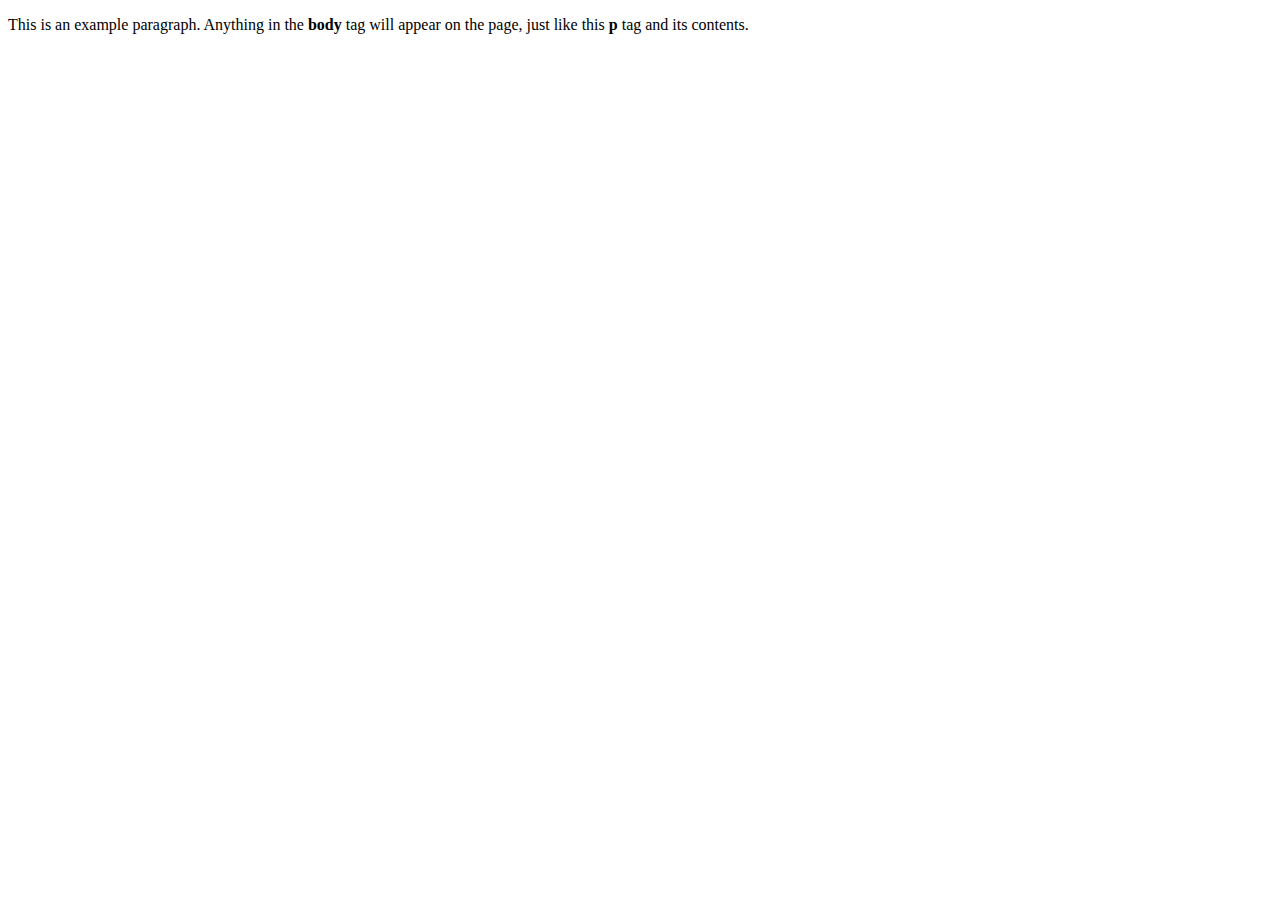
<file: index.html>
<!doctype html>
<html>
  <head>
    <title>This is the title of the webpage!</title>
  </head>
  <body>
    <p>This is an example paragraph. Anything in the <strong>body</strong> tag will appear on the page, just like this <strong>p</strong> tag and its contents.</p>
  </body>
</html>
</file>
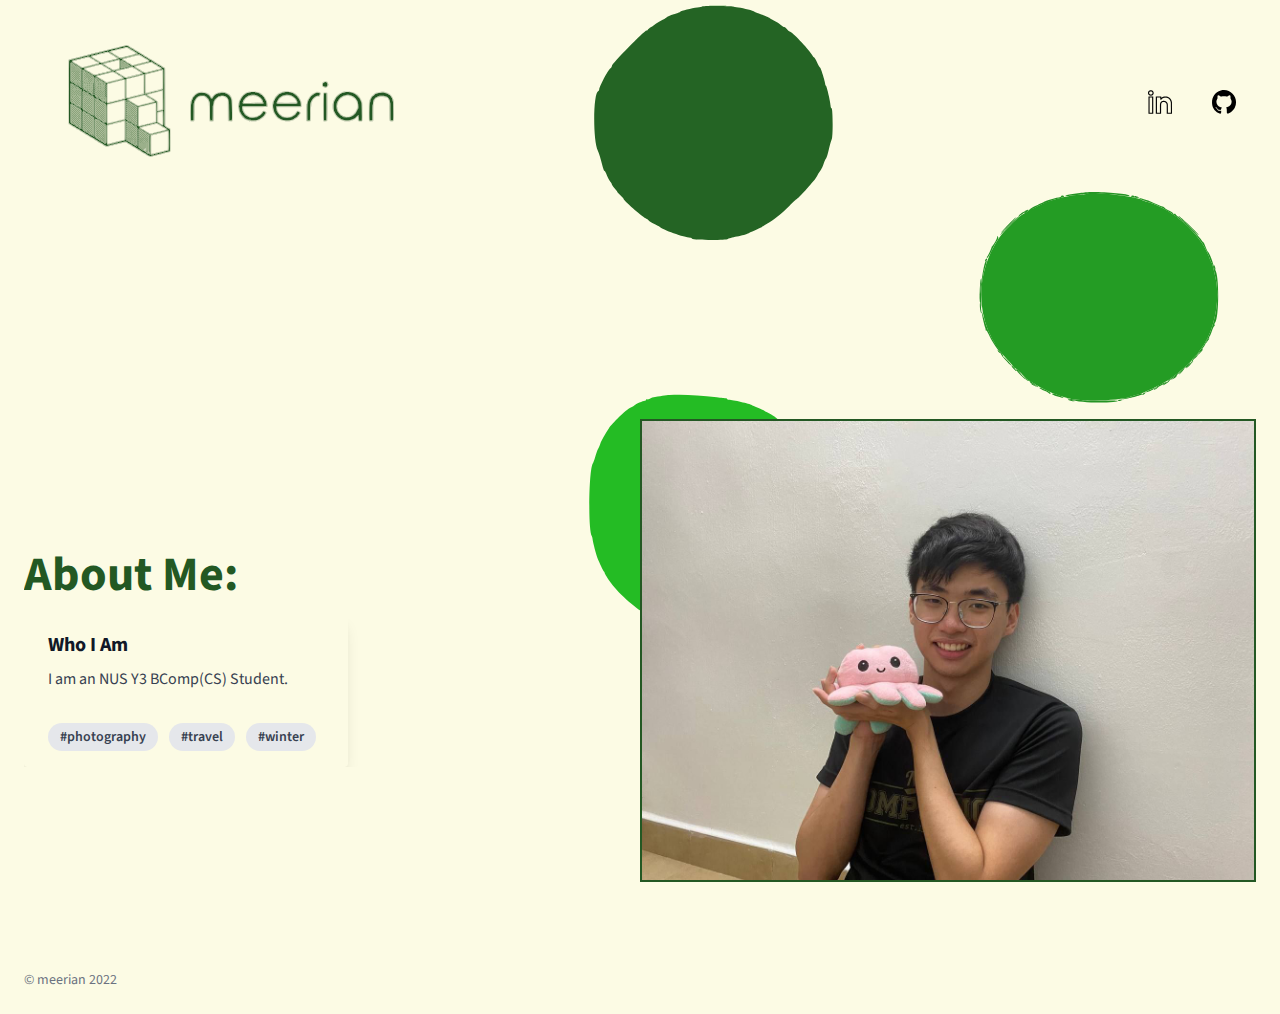
<file: AboutMe.html>
<!DOCTYPE html>
<html lang="en">

<head>
	<meta charset="UTF-8">
	<meta name="viewport" content="width=device-width, initial-scale=1.0">
	<meta http-equiv="X-UA-Compatible" content="ie=edge">
	<title>About Me</title>
	<meta name="description" content="">
	<meta name="keywords" content="">
	
    <!-- Font Awesome if you need it
	<link rel="stylesheet" href="https://use.fontawesome.com/releases/v5.3.1/css/all.css">
	-->
	
        <link rel="stylesheet" href="/styles/tailwind.css"/>
	<!--Replace with your tailwind.css once created-->

	<link href="https://fonts.googleapis.com/css?family=Source+Sans+Pro:400,700" rel="stylesheet">

	<!-- Animation CSS-->
	<style>		
		 /* ----------------------------------------------
		 * Generated by Animista
		 * w: http://animista.net, t: @cssanimista
		 * ---------------------------------------------- */
		 
		.slide-in-bottom{-webkit-animation:slide-in-bottom .5s cubic-bezier(.25,.46,.45,.94) both;animation:slide-in-bottom .5s cubic-bezier(.25,.46,.45,.94) both}
		.slide-in-bottom-h1{-webkit-animation:slide-in-bottom .5s cubic-bezier(.25,.46,.45,.94) .5s both;animation:slide-in-bottom .5s cubic-bezier(.25,.46,.45,.94) .5s both}
		.slide-in-bottom-subtitle{-webkit-animation:slide-in-bottom .5s cubic-bezier(.25,.46,.45,.94) .75s both;animation:slide-in-bottom .5s cubic-bezier(.25,.46,.45,.94) .75s both}
		.fade-in{-webkit-animation:fade-in 1.2s cubic-bezier(.39,.575,.565,1.000) 1s both;animation:fade-in 1.2s cubic-bezier(.39,.575,.565,1.000) 1s both}
		.bounce-top-icons{-webkit-animation:bounce-top .9s 1s both;animation:bounce-top .9s 1s both}
		
		@-webkit-keyframes slide-in-bottom{0%{-webkit-transform:translateY(1000px);transform:translateY(1000px);opacity:0}100%{-webkit-transform:translateY(0);transform:translateY(0);opacity:1}}@keyframes slide-in-bottom{0%{-webkit-transform:translateY(1000px);transform:translateY(1000px);opacity:0}100%{-webkit-transform:translateY(0);transform:translateY(0);opacity:1}}
		@-webkit-keyframes bounce-top{0%{-webkit-transform:translateY(-45px);transform:translateY(-45px);-webkit-animation-timing-function:ease-in;animation-timing-function:ease-in;opacity:1}24%{opacity:1}40%{-webkit-transform:translateY(-24px);transform:translateY(-24px);-webkit-animation-timing-function:ease-in;animation-timing-function:ease-in}65%{-webkit-transform:translateY(-12px);transform:translateY(-12px);-webkit-animation-timing-function:ease-in;animation-timing-function:ease-in}82%{-webkit-transform:translateY(-6px);transform:translateY(-6px);-webkit-animation-timing-function:ease-in;animation-timing-function:ease-in}93%{-webkit-transform:translateY(-4px);transform:translateY(-4px);-webkit-animation-timing-function:ease-in;animation-timing-function:ease-in}25%,55%,75%,87%{-webkit-transform:translateY(0);transform:translateY(0);-webkit-animation-timing-function:ease-out;animation-timing-function:ease-out}100%{-webkit-transform:translateY(0);transform:translateY(0);-webkit-animation-timing-function:ease-out;animation-timing-function:ease-out;opacity:1}}@keyframes bounce-top{0%{-webkit-transform:translateY(-45px);transform:translateY(-45px);-webkit-animation-timing-function:ease-in;animation-timing-function:ease-in;opacity:1}24%{opacity:1}40%{-webkit-transform:translateY(-24px);transform:translateY(-24px);-webkit-animation-timing-function:ease-in;animation-timing-function:ease-in}65%{-webkit-transform:translateY(-12px);transform:translateY(-12px);-webkit-animation-timing-function:ease-in;animation-timing-function:ease-in}82%{-webkit-transform:translateY(-6px);transform:translateY(-6px);-webkit-animation-timing-function:ease-in;animation-timing-function:ease-in}93%{-webkit-transform:translateY(-4px);transform:translateY(-4px);-webkit-animation-timing-function:ease-in;animation-timing-function:ease-in}25%,55%,75%,87%{-webkit-transform:translateY(0);transform:translateY(0);-webkit-animation-timing-function:ease-out;animation-timing-function:ease-out}100%{-webkit-transform:translateY(0);transform:translateY(0);-webkit-animation-timing-function:ease-out;animation-timing-function:ease-out;opacity:1}}
		@-webkit-keyframes fade-in{0%{opacity:0}100%{opacity:1}}@keyframes fade-in{0%{opacity:0}100%{opacity:1}}
				
	</style>

</head>


<body class="bg-brown-50 leading-normal tracking-normal text-gray-900" style="font-family: 'Source Sans Pro', sans-serif;">



<div class="h-screen pb-14 bg-right bg-cover" style="background-image:url('./images/background.svg');">
	<!--Nav-->
	<div class="w-full container mx-auto p-6">
			
		<div class="w-full flex items-center justify-between">
			<a class="flex items-center no-underline hover:no-underline"  href="index.html">
                <img src="./images/logo.svg">
            </a>
			
			<div class="flex w-1/2 justify-end content-center">		
				<a class="inline-block text-green-50 no-underline h-10 p-2 md:h-auto md:p-4" data-tippy-content="linkedin_page" href="https://www.linkedin.com/in/myron-neo/">
					<svg class="fill-current h-6" xmlns="http://www.w3.org/2000/svg" xmlns:xlink="http://www.w3.org/1999/xlink" viewBox="0 0 32 32" width="32px" height="32px" viewBox="0 0 32 32" version="1.1">
            <g id="surface1">
            <path style=" stroke:none;fill-rule:evenodd;fill:rgb(1.568627%,1.568627%,1.568627%);fill-opacity:1;" d="M 3.601562 0.320312 C 3.589844 0.335938 3.511719 0.351562 3.425781 0.351562 C 3.339844 0.351562 3.257812 0.367188 3.246094 0.382812 C 3.238281 0.402344 3.15625 0.414062 3.070312 0.414062 C 2.984375 0.414062 2.910156 0.429688 2.910156 0.449219 C 2.910156 0.464844 2.832031 0.480469 2.738281 0.480469 C 2.640625 0.480469 2.554688 0.496094 2.542969 0.511719 C 2.53125 0.53125 2.453125 0.542969 2.367188 0.542969 C 2.277344 0.542969 2.207031 0.558594 2.207031 0.574219 C 2.207031 0.59375 2.1875 0.609375 2.160156 0.609375 C 2.132812 0.609375 2.113281 0.621094 2.113281 0.636719 C 2.113281 0.648438 2.054688 0.6875 1.984375 0.71875 C 1.914062 0.75 1.855469 0.789062 1.855469 0.804688 C 1.855469 0.820312 1.828125 0.832031 1.792969 0.832031 C 1.757812 0.832031 1.726562 0.847656 1.726562 0.863281 C 1.726562 0.882812 1.710938 0.894531 1.6875 0.894531 C 1.664062 0.894531 1.613281 0.925781 1.574219 0.960938 C 1.539062 0.996094 1.488281 1.023438 1.464844 1.023438 C 1.441406 1.023438 1.402344 1.054688 1.375 1.089844 C 1.351562 1.125 1.304688 1.152344 1.273438 1.152344 C 1.242188 1.152344 1.214844 1.167969 1.214844 1.183594 C 1.214844 1.203125 1.195312 1.214844 1.171875 1.214844 C 1.113281 1.214844 0.9375 1.386719 0.914062 1.46875 C 0.902344 1.507812 0.878906 1.535156 0.867188 1.535156 C 0.851562 1.535156 0.820312 1.578125 0.800781 1.632812 C 0.777344 1.683594 0.746094 1.726562 0.734375 1.726562 C 0.71875 1.726562 0.695312 1.765625 0.683594 1.816406 C 0.671875 1.863281 0.632812 1.933594 0.59375 1.96875 C 0.480469 2.089844 0.414062 2.175781 0.414062 2.207031 C 0.414062 2.226562 0.402344 2.238281 0.382812 2.238281 C 0.367188 2.238281 0.351562 2.257812 0.351562 2.28125 C 0.351562 2.304688 0.324219 2.34375 0.289062 2.367188 C 0.242188 2.398438 0.222656 2.449219 0.222656 2.535156 C 0.222656 2.601562 0.210938 2.65625 0.191406 2.65625 C 0.175781 2.65625 0.160156 2.726562 0.160156 2.816406 C 0.160156 2.902344 0.144531 2.976562 0.128906 2.976562 C 0.109375 2.976562 0.0976562 3.046875 0.0976562 3.132812 C 0.0976562 3.230469 0.0820312 3.296875 0.0546875 3.304688 C 0 3.324219 0 4.546875 0.0546875 4.566406 C 0.0820312 4.578125 0.0976562 4.640625 0.0976562 4.738281 C 0.0976562 4.824219 0.109375 4.894531 0.128906 4.894531 C 0.144531 4.894531 0.160156 4.96875 0.160156 5.054688 C 0.160156 5.140625 0.175781 5.222656 0.191406 5.230469 C 0.210938 5.242188 0.222656 5.296875 0.222656 5.355469 C 0.222656 5.421875 0.246094 5.472656 0.289062 5.503906 C 0.324219 5.53125 0.351562 5.570312 0.351562 5.59375 C 0.351562 5.621094 0.378906 5.664062 0.410156 5.691406 C 0.4375 5.722656 0.484375 5.785156 0.507812 5.832031 C 0.535156 5.878906 0.566406 5.921875 0.582031 5.921875 C 0.597656 5.921875 0.609375 5.941406 0.609375 5.96875 C 0.609375 5.996094 0.621094 6.015625 0.636719 6.015625 C 0.648438 6.015625 0.6875 6.074219 0.71875 6.144531 C 0.75 6.214844 0.789062 6.273438 0.800781 6.273438 C 0.8125 6.273438 0.84375 6.316406 0.863281 6.367188 C 0.886719 6.421875 0.917969 6.464844 0.933594 6.464844 C 0.949219 6.464844 0.960938 6.488281 0.960938 6.515625 C 0.960938 6.542969 0.988281 6.574219 1.023438 6.582031 C 1.058594 6.59375 1.089844 6.613281 1.089844 6.628906 C 1.089844 6.644531 1.105469 6.65625 1.128906 6.65625 C 1.152344 6.65625 1.203125 6.683594 1.242188 6.71875 C 1.277344 6.753906 1.328125 6.785156 1.351562 6.785156 C 1.375 6.785156 1.414062 6.8125 1.441406 6.847656 C 1.464844 6.882812 1.503906 6.910156 1.527344 6.910156 C 1.550781 6.910156 1.601562 6.941406 1.640625 6.976562 C 1.675781 7.011719 1.726562 7.039062 1.75 7.039062 C 1.773438 7.039062 1.792969 7.054688 1.792969 7.070312 C 1.792969 7.085938 1.820312 7.109375 1.855469 7.121094 C 1.890625 7.132812 1.9375 7.15625 1.960938 7.179688 C 2.054688 7.265625 2.210938 7.328125 2.332031 7.328125 C 2.40625 7.328125 2.464844 7.34375 2.464844 7.359375 C 2.464844 7.378906 2.535156 7.390625 2.621094 7.390625 C 2.710938 7.390625 2.789062 7.40625 2.800781 7.425781 C 2.8125 7.441406 2.898438 7.457031 2.992188 7.457031 C 3.089844 7.457031 3.167969 7.46875 3.167969 7.488281 C 3.167969 7.503906 3.246094 7.519531 3.34375 7.519531 C 3.441406 7.519531 3.519531 7.535156 3.519531 7.550781 C 3.519531 7.570312 3.636719 7.585938 3.804688 7.585938 C 3.964844 7.585938 4.101562 7.570312 4.113281 7.550781 C 4.121094 7.535156 4.246094 7.519531 4.386719 7.519531 C 4.535156 7.519531 4.640625 7.507812 4.640625 7.488281 C 4.640625 7.46875 4.691406 7.457031 4.75 7.457031 C 4.8125 7.457031 4.867188 7.441406 4.878906 7.425781 C 4.890625 7.40625 4.941406 7.390625 4.992188 7.390625 C 5.046875 7.390625 5.089844 7.378906 5.089844 7.359375 C 5.089844 7.34375 5.132812 7.328125 5.1875 7.328125 C 5.308594 7.328125 5.921875 7.035156 6.03125 6.925781 C 6.074219 6.882812 6.121094 6.847656 6.140625 6.847656 C 6.15625 6.847656 6.226562 6.789062 6.300781 6.71875 C 6.371094 6.648438 6.449219 6.59375 6.464844 6.59375 C 6.507812 6.59375 6.59375 6.511719 6.59375 6.46875 C 6.59375 6.453125 6.664062 6.363281 6.753906 6.273438 C 6.839844 6.183594 6.910156 6.097656 6.910156 6.082031 C 6.910156 6.070312 6.933594 6.039062 6.957031 6.015625 C 6.984375 5.996094 7.039062 5.910156 7.082031 5.828125 C 7.121094 5.746094 7.195312 5.613281 7.242188 5.53125 C 7.289062 5.449219 7.328125 5.34375 7.328125 5.300781 C 7.328125 5.253906 7.34375 5.210938 7.359375 5.199219 C 7.378906 5.1875 7.390625 5.128906 7.390625 5.070312 C 7.390625 5.007812 7.40625 4.960938 7.425781 4.960938 C 7.441406 4.960938 7.457031 4.917969 7.457031 4.863281 C 7.457031 4.8125 7.46875 4.769531 7.488281 4.769531 C 7.507812 4.769531 7.519531 4.660156 7.519531 4.515625 C 7.519531 4.375 7.535156 4.25 7.550781 4.238281 C 7.570312 4.230469 7.585938 4.121094 7.585938 4 C 7.585938 3.878906 7.570312 3.769531 7.550781 3.761719 C 7.535156 3.75 7.519531 3.683594 7.519531 3.617188 C 7.519531 3.546875 7.503906 3.484375 7.488281 3.472656 C 7.46875 3.460938 7.457031 3.386719 7.457031 3.308594 C 7.457031 3.230469 7.441406 3.167969 7.425781 3.167969 C 7.40625 3.167969 7.390625 3.097656 7.390625 3.007812 C 7.390625 2.921875 7.378906 2.847656 7.363281 2.847656 C 7.347656 2.847656 7.328125 2.765625 7.320312 2.664062 C 7.300781 2.476562 7.234375 2.308594 7.152344 2.238281 C 7.125 2.21875 7.105469 2.1875 7.105469 2.167969 C 7.105469 2.148438 7.078125 2.113281 7.046875 2.082031 C 7.015625 2.054688 6.972656 1.992188 6.945312 1.945312 C 6.921875 1.894531 6.890625 1.855469 6.875 1.855469 C 6.859375 1.855469 6.847656 1.839844 6.847656 1.816406 C 6.847656 1.792969 6.804688 1.726562 6.753906 1.664062 C 6.699219 1.601562 6.65625 1.539062 6.65625 1.519531 C 6.65625 1.5 6.628906 1.464844 6.59375 1.441406 C 6.558594 1.414062 6.527344 1.367188 6.527344 1.335938 C 6.527344 1.304688 6.503906 1.28125 6.472656 1.28125 C 6.441406 1.28125 6.394531 1.25 6.367188 1.214844 C 6.34375 1.179688 6.304688 1.152344 6.28125 1.152344 C 6.257812 1.152344 6.207031 1.125 6.167969 1.089844 C 6.132812 1.054688 6.082031 1.023438 6.058594 1.023438 C 6.035156 1.023438 6.015625 1.007812 6.015625 0.992188 C 6.015625 0.972656 6 0.960938 5.976562 0.960938 C 5.957031 0.960938 5.914062 0.9375 5.886719 0.910156 C 5.824219 0.851562 5.683594 0.769531 5.480469 0.667969 C 5.40625 0.632812 5.34375 0.589844 5.34375 0.574219 C 5.34375 0.558594 5.273438 0.542969 5.183594 0.542969 C 5.097656 0.542969 5.023438 0.53125 5.023438 0.511719 C 5.023438 0.496094 4.945312 0.480469 4.851562 0.480469 C 4.753906 0.480469 4.667969 0.464844 4.65625 0.449219 C 4.644531 0.429688 4.566406 0.414062 4.476562 0.414062 C 4.390625 0.414062 4.320312 0.402344 4.320312 0.382812 C 4.320312 0.367188 4.242188 0.351562 4.144531 0.351562 C 4.046875 0.351562 3.96875 0.335938 3.96875 0.320312 C 3.96875 0.300781 3.890625 0.289062 3.792969 0.289062 C 3.699219 0.289062 3.609375 0.300781 3.601562 0.320312 M 4.128906 1.921875 C 4.226562 1.9375 4.40625 1.964844 4.527344 1.980469 C 4.648438 1.996094 4.753906 2.027344 4.761719 2.046875 C 4.769531 2.0625 4.792969 2.078125 4.820312 2.078125 C 4.84375 2.078125 4.863281 2.09375 4.863281 2.113281 C 4.863281 2.128906 4.886719 2.144531 4.910156 2.144531 C 4.9375 2.144531 4.960938 2.160156 4.960938 2.175781 C 4.960938 2.195312 4.980469 2.207031 5.007812 2.207031 C 5.035156 2.207031 5.089844 2.238281 5.128906 2.273438 C 5.164062 2.308594 5.214844 2.335938 5.238281 2.335938 C 5.261719 2.335938 5.28125 2.351562 5.28125 2.367188 C 5.28125 2.386719 5.308594 2.398438 5.34375 2.398438 C 5.382812 2.398438 5.40625 2.421875 5.40625 2.457031 C 5.40625 2.488281 5.4375 2.535156 5.472656 2.558594 C 5.507812 2.585938 5.535156 2.621094 5.535156 2.640625 C 5.535156 2.65625 5.578125 2.722656 5.632812 2.785156 C 5.683594 2.84375 5.726562 2.910156 5.726562 2.929688 C 5.726562 2.945312 5.757812 2.984375 5.792969 3.007812 C 5.832031 3.039062 5.855469 3.089844 5.855469 3.160156 C 5.855469 3.21875 5.871094 3.265625 5.886719 3.265625 C 5.90625 3.265625 5.921875 3.324219 5.921875 3.402344 C 5.921875 3.476562 5.9375 3.554688 5.957031 3.578125 C 6.011719 3.628906 6.007812 4.457031 5.957031 4.472656 C 5.9375 4.480469 5.921875 4.523438 5.921875 4.574219 C 5.921875 4.667969 5.855469 4.832031 5.816406 4.832031 C 5.804688 4.832031 5.792969 4.859375 5.792969 4.894531 C 5.792969 4.929688 5.777344 4.960938 5.761719 4.960938 C 5.742188 4.960938 5.726562 4.980469 5.726562 5.007812 C 5.726562 5.035156 5.671875 5.117188 5.601562 5.1875 C 5.53125 5.261719 5.472656 5.339844 5.472656 5.363281 C 5.472656 5.386719 5.453125 5.40625 5.429688 5.40625 C 5.402344 5.40625 5.324219 5.464844 5.25 5.535156 C 5.179688 5.605469 5.097656 5.664062 5.070312 5.664062 C 5.046875 5.664062 5.023438 5.679688 5.023438 5.695312 C 5.023438 5.714844 4.996094 5.726562 4.960938 5.726562 C 4.925781 5.726562 4.894531 5.742188 4.894531 5.761719 C 4.894531 5.777344 4.867188 5.792969 4.832031 5.792969 C 4.796875 5.792969 4.769531 5.804688 4.769531 5.824219 C 4.769531 5.839844 4.730469 5.855469 4.6875 5.855469 C 4.644531 5.855469 4.609375 5.871094 4.609375 5.886719 C 4.609375 5.90625 4.558594 5.921875 4.503906 5.921875 C 4.445312 5.921875 4.378906 5.9375 4.359375 5.957031 C 4.304688 6.011719 3.3125 6.011719 3.257812 5.957031 C 3.238281 5.9375 3.144531 5.921875 3.050781 5.921875 C 2.957031 5.921875 2.878906 5.90625 2.878906 5.886719 C 2.878906 5.871094 2.851562 5.855469 2.816406 5.855469 C 2.78125 5.855469 2.753906 5.839844 2.753906 5.824219 C 2.753906 5.804688 2.730469 5.792969 2.703125 5.792969 C 2.675781 5.792969 2.65625 5.777344 2.65625 5.761719 C 2.65625 5.742188 2.628906 5.726562 2.597656 5.726562 C 2.566406 5.726562 2.519531 5.699219 2.496094 5.664062 C 2.46875 5.628906 2.425781 5.601562 2.394531 5.601562 C 2.363281 5.601562 2.335938 5.585938 2.335938 5.566406 C 2.335938 5.550781 2.3125 5.535156 2.285156 5.535156 C 2.234375 5.535156 2.015625 5.332031 2.015625 5.285156 C 2.015625 5.265625 1.9375 5.140625 1.84375 5.003906 C 1.675781 4.757812 1.652344 4.691406 1.613281 4.351562 C 1.601562 4.273438 1.582031 4.195312 1.566406 4.175781 C 1.527344 4.136719 1.527344 3.734375 1.566406 3.695312 C 1.582031 3.675781 1.601562 3.597656 1.613281 3.519531 C 1.652344 3.195312 1.679688 3.109375 1.804688 2.929688 C 1.875 2.824219 1.953125 2.71875 1.976562 2.695312 C 1.996094 2.671875 2.015625 2.632812 2.015625 2.613281 C 2.015625 2.558594 2.160156 2.398438 2.210938 2.398438 C 2.238281 2.398438 2.277344 2.371094 2.304688 2.335938 C 2.328125 2.300781 2.375 2.273438 2.40625 2.273438 C 2.4375 2.273438 2.464844 2.257812 2.464844 2.238281 C 2.464844 2.222656 2.488281 2.207031 2.519531 2.207031 C 2.550781 2.207031 2.597656 2.179688 2.625 2.144531 C 2.648438 2.109375 2.695312 2.078125 2.722656 2.078125 C 2.753906 2.078125 2.785156 2.066406 2.789062 2.046875 C 2.796875 2.027344 2.910156 2 3.039062 1.980469 C 3.171875 1.964844 3.371094 1.9375 3.480469 1.921875 C 3.59375 1.90625 3.691406 1.886719 3.707031 1.875 C 3.71875 1.859375 3.777344 1.859375 3.839844 1.871094 C 3.902344 1.882812 4.03125 1.90625 4.128906 1.921875 M 0.609375 20.191406 L 0.609375 31.777344 L 7.039062 31.777344 L 7.039062 8.609375 L 0.609375 8.609375 L 0.609375 20.191406 M 10.398438 20.191406 L 10.398438 31.777344 L 17.46875 31.777344 L 17.488281 31.671875 C 17.496094 31.613281 17.507812 28.746094 17.511719 25.292969 C 17.519531 20.617188 17.53125 19.007812 17.558594 18.972656 C 17.578125 18.949219 17.601562 18.847656 17.613281 18.753906 C 17.648438 18.398438 17.671875 18.273438 17.699219 18.273438 C 17.714844 18.273438 17.726562 18.214844 17.726562 18.144531 C 17.726562 18.074219 17.742188 18.015625 17.761719 18.015625 C 17.777344 18.015625 17.792969 17.980469 17.792969 17.941406 C 17.792969 17.863281 17.929688 17.585938 17.988281 17.550781 C 18.003906 17.539062 18.015625 17.507812 18.015625 17.476562 C 18.015625 17.445312 18.042969 17.402344 18.078125 17.375 C 18.113281 17.351562 18.144531 17.308594 18.144531 17.28125 C 18.144531 17.253906 18.171875 17.210938 18.207031 17.183594 C 18.242188 17.160156 18.273438 17.117188 18.273438 17.089844 C 18.273438 17.0625 18.300781 17.015625 18.335938 16.992188 C 18.371094 16.964844 18.398438 16.925781 18.398438 16.902344 C 18.398438 16.835938 18.84375 16.480469 18.929688 16.480469 C 18.9375 16.480469 18.976562 16.453125 19.015625 16.414062 C 19.054688 16.378906 19.125 16.335938 19.175781 16.3125 C 19.222656 16.289062 19.265625 16.261719 19.265625 16.25 C 19.265625 16.234375 19.300781 16.222656 19.34375 16.222656 C 19.386719 16.222656 19.429688 16.210938 19.441406 16.191406 C 19.449219 16.175781 19.523438 16.160156 19.601562 16.160156 C 19.675781 16.160156 19.75 16.144531 19.761719 16.128906 C 19.769531 16.109375 19.84375 16.097656 19.921875 16.097656 C 19.996094 16.097656 20.070312 16.082031 20.078125 16.0625 C 20.089844 16.046875 20.285156 16.03125 20.554688 16.03125 C 20.808594 16.03125 21.09375 16.015625 21.195312 15.996094 C 21.335938 15.96875 21.386719 15.96875 21.417969 15.996094 C 21.4375 16.015625 21.507812 16.03125 21.574219 16.03125 C 21.636719 16.03125 21.699219 16.046875 21.710938 16.0625 C 21.722656 16.082031 21.789062 16.097656 21.859375 16.097656 C 21.925781 16.097656 21.984375 16.109375 21.984375 16.128906 C 21.984375 16.144531 22.039062 16.160156 22.109375 16.160156 C 22.179688 16.160156 22.246094 16.175781 22.257812 16.191406 C 22.265625 16.210938 22.332031 16.222656 22.402344 16.222656 C 22.472656 16.222656 22.527344 16.238281 22.527344 16.257812 C 22.527344 16.273438 22.585938 16.289062 22.65625 16.289062 C 22.726562 16.289062 22.785156 16.300781 22.785156 16.316406 C 22.785156 16.328125 22.824219 16.363281 22.871094 16.386719 C 22.921875 16.410156 22.992188 16.464844 23.035156 16.503906 C 23.074219 16.542969 23.117188 16.574219 23.132812 16.574219 C 23.15625 16.574219 23.203125 16.613281 23.351562 16.734375 C 23.371094 16.753906 23.398438 16.769531 23.410156 16.769531 C 23.421875 16.769531 23.46875 16.8125 23.519531 16.863281 C 23.570312 16.917969 23.625 16.960938 23.644531 16.960938 C 23.691406 16.960938 24.03125 17.308594 24.03125 17.363281 C 24.03125 17.386719 24.046875 17.40625 24.0625 17.40625 C 24.082031 17.40625 24.097656 17.433594 24.097656 17.464844 C 24.097656 17.496094 24.125 17.542969 24.160156 17.566406 C 24.195312 17.59375 24.222656 17.640625 24.222656 17.671875 C 24.222656 17.703125 24.238281 17.726562 24.257812 17.726562 C 24.273438 17.726562 24.289062 17.75 24.289062 17.777344 C 24.289062 17.800781 24.300781 17.824219 24.320312 17.824219 C 24.335938 17.824219 24.351562 17.84375 24.351562 17.871094 C 24.351562 17.898438 24.367188 17.921875 24.382812 17.921875 C 24.402344 17.921875 24.414062 17.941406 24.414062 17.96875 C 24.414062 17.996094 24.429688 18.015625 24.449219 18.015625 C 24.464844 18.015625 24.480469 18.035156 24.480469 18.058594 C 24.480469 18.082031 24.507812 18.132812 24.542969 18.167969 C 24.578125 18.207031 24.609375 18.257812 24.609375 18.285156 C 24.609375 18.308594 24.625 18.335938 24.644531 18.34375 C 24.664062 18.347656 24.691406 18.433594 24.710938 18.527344 C 24.726562 18.625 24.753906 18.78125 24.773438 18.878906 C 24.789062 18.976562 24.8125 19.121094 24.820312 19.199219 C 24.832031 19.277344 24.851562 19.359375 24.867188 19.375 C 24.882812 19.390625 24.894531 19.472656 24.894531 19.554688 C 24.894531 19.640625 24.910156 19.71875 24.929688 19.726562 C 24.949219 19.742188 24.960938 21.785156 24.960938 25.761719 L 24.960938 31.777344 L 32 31.777344 L 31.992188 24.136719 C 31.984375 18.0625 31.976562 16.5 31.945312 16.488281 C 31.917969 16.480469 31.902344 16.414062 31.902344 16.320312 C 31.902344 16.234375 31.890625 16.15625 31.871094 16.144531 C 31.855469 16.132812 31.839844 16.046875 31.839844 15.949219 C 31.839844 15.855469 31.824219 15.777344 31.808594 15.777344 C 31.789062 15.777344 31.777344 15.710938 31.777344 15.632812 C 31.777344 15.554688 31.761719 15.484375 31.742188 15.472656 C 31.726562 15.460938 31.710938 15.410156 31.710938 15.359375 C 31.710938 15.308594 31.699219 15.257812 31.679688 15.246094 C 31.664062 15.238281 31.648438 15.1875 31.648438 15.132812 C 31.648438 15.082031 31.632812 15.039062 31.617188 15.039062 C 31.597656 15.039062 31.585938 14.996094 31.585938 14.945312 C 31.585938 14.890625 31.570312 14.847656 31.550781 14.847656 C 31.535156 14.847656 31.519531 14.804688 31.519531 14.753906 C 31.519531 14.699219 31.503906 14.65625 31.488281 14.65625 C 31.46875 14.65625 31.457031 14.605469 31.457031 14.542969 C 31.457031 14.480469 31.441406 14.433594 31.425781 14.433594 C 31.40625 14.433594 31.390625 14.390625 31.390625 14.339844 C 31.390625 14.285156 31.378906 14.234375 31.363281 14.226562 C 31.347656 14.214844 31.324219 14.15625 31.3125 14.097656 C 31.300781 14.035156 31.28125 13.984375 31.261719 13.984375 C 31.246094 13.984375 31.230469 13.960938 31.230469 13.933594 C 31.230469 13.90625 31.203125 13.824219 31.167969 13.753906 C 31.132812 13.679688 31.105469 13.601562 31.105469 13.578125 C 31.105469 13.554688 31.089844 13.535156 31.070312 13.535156 C 31.054688 13.535156 31.039062 13.507812 31.039062 13.472656 C 31.039062 13.4375 31.027344 13.40625 31.007812 13.40625 C 30.992188 13.40625 30.976562 13.378906 30.976562 13.34375 C 30.976562 13.308594 30.960938 13.28125 30.945312 13.28125 C 30.925781 13.28125 30.910156 13.253906 30.910156 13.21875 C 30.910156 13.183594 30.898438 13.148438 30.878906 13.136719 C 30.863281 13.125 30.847656 13.089844 30.847656 13.054688 C 30.847656 13.019531 30.832031 12.992188 30.816406 12.992188 C 30.796875 12.992188 30.785156 12.96875 30.785156 12.945312 C 30.785156 12.917969 30.769531 12.894531 30.753906 12.894531 C 30.734375 12.894531 30.71875 12.875 30.71875 12.851562 C 30.71875 12.828125 30.691406 12.785156 30.65625 12.753906 C 30.621094 12.71875 30.59375 12.675781 30.59375 12.652344 C 30.59375 12.628906 30.578125 12.609375 30.558594 12.609375 C 30.542969 12.609375 30.527344 12.589844 30.527344 12.566406 C 30.527344 12.542969 30.5 12.492188 30.464844 12.457031 C 30.429688 12.417969 30.398438 12.367188 30.398438 12.34375 C 30.398438 12.320312 30.371094 12.28125 30.335938 12.257812 C 30.300781 12.230469 30.273438 12.1875 30.273438 12.160156 C 30.273438 12.132812 30.242188 12.089844 30.207031 12.0625 C 30.171875 12.039062 30.144531 12 30.144531 11.976562 C 30.144531 11.953125 30.09375 11.882812 30.027344 11.816406 C 29.964844 11.75 29.875 11.636719 29.824219 11.566406 C 29.777344 11.496094 29.695312 11.402344 29.640625 11.359375 C 29.589844 11.316406 29.515625 11.230469 29.472656 11.167969 C 29.375 11.03125 29.355469 11.007812 29.214844 10.910156 C 29.15625 10.867188 29.023438 10.75 28.921875 10.648438 C 28.820312 10.546875 28.726562 10.464844 28.714844 10.460938 C 28.699219 10.460938 28.628906 10.402344 28.558594 10.335938 C 28.488281 10.265625 28.421875 10.207031 28.40625 10.207031 C 28.394531 10.207031 28.363281 10.195312 28.34375 10.175781 C 28.253906 10.101562 28.058594 9.984375 28.023438 9.984375 C 28 9.984375 27.960938 9.957031 27.9375 9.921875 C 27.910156 9.886719 27.867188 9.855469 27.839844 9.855469 C 27.8125 9.855469 27.769531 9.828125 27.742188 9.792969 C 27.71875 9.757812 27.671875 9.726562 27.640625 9.726562 C 27.609375 9.726562 27.585938 9.714844 27.585938 9.695312 C 27.585938 9.679688 27.554688 9.664062 27.519531 9.664062 C 27.484375 9.664062 27.457031 9.648438 27.457031 9.632812 C 27.457031 9.613281 27.425781 9.601562 27.390625 9.601562 C 27.355469 9.601562 27.328125 9.589844 27.328125 9.574219 C 27.328125 9.558594 27.277344 9.527344 27.214844 9.503906 C 27.15625 9.480469 27.105469 9.449219 27.105469 9.433594 C 27.105469 9.417969 27.074219 9.40625 27.039062 9.40625 C 27.003906 9.40625 26.976562 9.394531 26.976562 9.375 C 26.976562 9.359375 26.945312 9.34375 26.910156 9.34375 C 26.875 9.34375 26.847656 9.328125 26.847656 9.3125 C 26.847656 9.292969 26.820312 9.28125 26.785156 9.28125 C 26.75 9.28125 26.71875 9.265625 26.71875 9.246094 C 26.71875 9.230469 26.691406 9.214844 26.65625 9.214844 C 26.625 9.214844 26.585938 9.203125 26.574219 9.183594 C 26.566406 9.167969 26.527344 9.152344 26.492188 9.152344 C 26.460938 9.152344 26.40625 9.140625 26.375 9.125 C 26.34375 9.109375 26.210938 9.0625 26.078125 9.023438 C 25.949219 8.980469 25.828125 8.9375 25.808594 8.921875 C 25.792969 8.90625 25.75 8.894531 25.710938 8.894531 C 25.675781 8.894531 25.632812 8.882812 25.613281 8.867188 C 25.597656 8.851562 25.527344 8.832031 25.457031 8.820312 C 25.386719 8.8125 25.25 8.789062 25.152344 8.773438 C 24.675781 8.683594 24.570312 8.671875 24.3125 8.671875 C 24.160156 8.671875 24.027344 8.65625 24.015625 8.640625 C 23.988281 8.597656 22.667969 8.597656 22.640625 8.640625 C 22.628906 8.65625 22.503906 8.671875 22.359375 8.671875 C 22.015625 8.675781 21.609375 8.726562 21.136719 8.832031 C 21.046875 8.851562 20.921875 8.875 20.855469 8.886719 C 20.789062 8.894531 20.734375 8.914062 20.734375 8.929688 C 20.734375 8.945312 20.6875 8.960938 20.625 8.960938 C 20.566406 8.960938 20.507812 8.972656 20.496094 8.992188 C 20.484375 9.007812 20.445312 9.023438 20.40625 9.023438 C 20.363281 9.023438 20.320312 9.035156 20.300781 9.050781 C 20.285156 9.066406 20.160156 9.113281 20.023438 9.15625 C 19.886719 9.199219 19.777344 9.242188 19.777344 9.257812 C 19.777344 9.269531 19.746094 9.28125 19.710938 9.28125 C 19.675781 9.28125 19.648438 9.292969 19.648438 9.3125 C 19.648438 9.328125 19.613281 9.34375 19.566406 9.34375 C 19.523438 9.34375 19.488281 9.359375 19.488281 9.375 C 19.488281 9.394531 19.460938 9.40625 19.425781 9.40625 C 19.390625 9.40625 19.359375 9.421875 19.359375 9.441406 C 19.359375 9.457031 19.332031 9.472656 19.296875 9.472656 C 19.261719 9.472656 19.230469 9.488281 19.230469 9.503906 C 19.230469 9.523438 19.203125 9.535156 19.167969 9.535156 C 19.132812 9.535156 19.105469 9.550781 19.105469 9.566406 C 19.105469 9.585938 19.078125 9.601562 19.046875 9.601562 C 19.015625 9.601562 18.96875 9.628906 18.945312 9.664062 C 18.917969 9.699219 18.871094 9.726562 18.839844 9.726562 C 18.808594 9.726562 18.785156 9.742188 18.785156 9.761719 C 18.785156 9.777344 18.753906 9.792969 18.71875 9.792969 C 18.683594 9.792969 18.65625 9.804688 18.65625 9.824219 C 18.65625 9.839844 18.632812 9.855469 18.609375 9.855469 C 18.582031 9.855469 18.558594 9.871094 18.558594 9.886719 C 18.558594 9.90625 18.539062 9.921875 18.511719 9.921875 C 18.484375 9.921875 18.464844 9.933594 18.464844 9.945312 C 18.464844 9.960938 18.425781 9.992188 18.375 10.019531 C 18.25 10.082031 18.082031 10.207031 17.957031 10.332031 C 17.820312 10.464844 17.8125 10.457031 17.785156 10.070312 C 17.769531 9.890625 17.742188 9.601562 17.726562 9.425781 C 17.707031 9.246094 17.6875 8.992188 17.675781 8.855469 L 17.660156 8.609375 L 10.398438 8.609375 L 10.398438 20.191406 M 5.472656 20.175781 L 5.472656 30.207031 L 2.144531 30.207031 L 2.144531 10.144531 L 5.472656 10.144531 L 5.472656 20.175781 M 16.222656 10.316406 C 16.222656 10.414062 16.238281 10.5 16.257812 10.511719 C 16.273438 10.523438 16.289062 10.667969 16.289062 10.832031 C 16.289062 11.015625 16.300781 11.136719 16.320312 11.136719 C 16.339844 11.136719 16.351562 11.257812 16.351562 11.4375 C 16.351562 11.605469 16.367188 11.75 16.382812 11.761719 C 16.402344 11.769531 16.414062 11.914062 16.414062 12.082031 C 16.414062 12.261719 16.429688 12.382812 16.449219 12.382812 C 16.46875 12.382812 16.480469 12.5 16.480469 12.671875 L 16.480469 12.960938 L 17.125 12.960938 C 17.820312 12.960938 17.84375 12.953125 17.90625 12.765625 C 17.914062 12.730469 17.9375 12.703125 17.953125 12.703125 C 17.96875 12.703125 17.988281 12.671875 18.003906 12.632812 C 18.015625 12.59375 18.066406 12.523438 18.117188 12.476562 C 18.167969 12.429688 18.207031 12.375 18.207031 12.359375 C 18.207031 12.34375 18.265625 12.269531 18.335938 12.195312 C 18.40625 12.125 18.464844 12.050781 18.464844 12.03125 C 18.464844 11.984375 18.613281 11.839844 18.65625 11.839844 C 18.679688 11.839844 18.734375 11.800781 18.777344 11.75 C 18.824219 11.703125 18.914062 11.625 18.976562 11.582031 C 19.039062 11.539062 19.128906 11.464844 19.179688 11.417969 C 19.230469 11.367188 19.285156 11.328125 19.300781 11.328125 C 19.3125 11.328125 19.359375 11.292969 19.402344 11.25 C 19.484375 11.167969 19.726562 11.039062 19.796875 11.039062 C 19.820312 11.039062 19.839844 11.027344 19.839844 11.007812 C 19.839844 10.992188 19.867188 10.976562 19.902344 10.976562 C 19.9375 10.976562 19.972656 10.960938 19.984375 10.945312 C 19.996094 10.925781 20.039062 10.910156 20.082031 10.910156 C 20.125 10.910156 20.160156 10.898438 20.160156 10.878906 C 20.160156 10.863281 20.1875 10.847656 20.222656 10.847656 C 20.257812 10.847656 20.289062 10.832031 20.289062 10.816406 C 20.289062 10.796875 20.324219 10.785156 20.367188 10.785156 C 20.410156 10.785156 20.449219 10.769531 20.449219 10.753906 C 20.449219 10.734375 20.46875 10.71875 20.488281 10.71875 C 20.511719 10.71875 20.589844 10.691406 20.664062 10.65625 C 20.738281 10.621094 20.820312 10.59375 20.847656 10.59375 C 20.875 10.59375 20.894531 10.578125 20.894531 10.558594 C 20.894531 10.542969 20.925781 10.527344 20.960938 10.527344 C 20.996094 10.527344 21.023438 10.511719 21.023438 10.496094 C 21.023438 10.476562 21.066406 10.464844 21.117188 10.464844 C 21.167969 10.464844 21.222656 10.449219 21.230469 10.433594 C 21.242188 10.414062 21.359375 10.398438 21.488281 10.398438 C 21.628906 10.398438 21.726562 10.386719 21.726562 10.367188 C 21.726562 10.347656 21.835938 10.335938 21.980469 10.335938 C 22.121094 10.335938 22.246094 10.320312 22.257812 10.304688 C 22.265625 10.285156 22.382812 10.273438 22.511719 10.273438 C 22.640625 10.273438 22.757812 10.257812 22.769531 10.238281 C 22.777344 10.222656 22.894531 10.207031 23.027344 10.207031 C 23.164062 10.207031 23.265625 10.195312 23.265625 10.175781 C 23.265625 10.132812 23.796875 10.132812 23.824219 10.175781 C 23.835938 10.195312 23.984375 10.207031 24.160156 10.207031 C 24.351562 10.207031 24.480469 10.222656 24.480469 10.238281 C 24.480469 10.257812 24.550781 10.273438 24.640625 10.273438 C 24.726562 10.273438 24.800781 10.285156 24.800781 10.304688 C 24.800781 10.320312 24.863281 10.335938 24.941406 10.335938 C 25.019531 10.335938 25.09375 10.351562 25.105469 10.367188 C 25.113281 10.386719 25.15625 10.398438 25.199219 10.398438 C 25.242188 10.398438 25.285156 10.414062 25.296875 10.433594 C 25.308594 10.449219 25.351562 10.464844 25.394531 10.464844 C 25.4375 10.464844 25.472656 10.476562 25.472656 10.496094 C 25.472656 10.511719 25.515625 10.527344 25.566406 10.527344 C 25.621094 10.527344 25.664062 10.542969 25.664062 10.558594 C 25.664062 10.578125 25.707031 10.59375 25.761719 10.59375 C 25.8125 10.59375 25.855469 10.605469 25.855469 10.625 C 25.855469 10.640625 25.898438 10.65625 25.953125 10.65625 C 26.003906 10.65625 26.046875 10.667969 26.046875 10.683594 C 26.046875 10.695312 26.097656 10.726562 26.160156 10.753906 C 26.222656 10.777344 26.273438 10.808594 26.273438 10.820312 C 26.273438 10.835938 26.300781 10.847656 26.335938 10.847656 C 26.371094 10.847656 26.398438 10.863281 26.398438 10.878906 C 26.398438 10.898438 26.429688 10.910156 26.464844 10.910156 C 26.5 10.910156 26.527344 10.925781 26.527344 10.945312 C 26.527344 10.960938 26.558594 10.976562 26.59375 10.976562 C 26.628906 10.976562 26.65625 10.992188 26.65625 11.007812 C 26.65625 11.027344 26.683594 11.039062 26.71875 11.039062 C 26.753906 11.039062 26.785156 11.054688 26.785156 11.070312 C 26.785156 11.089844 26.8125 11.105469 26.847656 11.105469 C 26.882812 11.105469 26.910156 11.117188 26.910156 11.128906 C 26.910156 11.144531 26.984375 11.199219 27.070312 11.25 C 27.160156 11.300781 27.230469 11.355469 27.230469 11.367188 C 27.230469 11.382812 27.257812 11.390625 27.289062 11.390625 C 27.320312 11.390625 27.367188 11.421875 27.390625 11.457031 C 27.417969 11.492188 27.449219 11.519531 27.464844 11.519531 C 27.476562 11.519531 27.539062 11.566406 27.59375 11.625 C 27.652344 11.679688 27.75 11.765625 27.808594 11.808594 C 27.929688 11.898438 28.480469 12.4375 28.480469 12.464844 C 28.480469 12.472656 28.511719 12.515625 28.550781 12.558594 C 28.65625 12.664062 28.742188 12.765625 28.832031 12.894531 C 28.875 12.957031 28.917969 13.015625 28.925781 13.023438 C 28.9375 13.03125 28.964844 13.078125 28.988281 13.128906 C 29.015625 13.175781 29.046875 13.214844 29.0625 13.214844 C 29.074219 13.214844 29.089844 13.238281 29.089844 13.265625 C 29.089844 13.292969 29.117188 13.34375 29.152344 13.382812 C 29.1875 13.421875 29.214844 13.472656 29.214844 13.492188 C 29.214844 13.515625 29.230469 13.535156 29.246094 13.535156 C 29.265625 13.535156 29.28125 13.554688 29.28125 13.578125 C 29.28125 13.601562 29.304688 13.648438 29.335938 13.683594 C 29.371094 13.714844 29.417969 13.789062 29.441406 13.847656 C 29.46875 13.90625 29.5 13.953125 29.511719 13.953125 C 29.523438 13.953125 29.535156 13.980469 29.535156 14.015625 C 29.535156 14.050781 29.550781 14.078125 29.566406 14.078125 C 29.585938 14.078125 29.601562 14.109375 29.601562 14.144531 C 29.601562 14.179688 29.613281 14.207031 29.632812 14.207031 C 29.648438 14.207031 29.664062 14.242188 29.664062 14.285156 C 29.664062 14.328125 29.679688 14.375 29.695312 14.382812 C 29.714844 14.394531 29.726562 14.433594 29.726562 14.464844 C 29.726562 14.5 29.742188 14.527344 29.761719 14.527344 C 29.777344 14.527344 29.792969 14.558594 29.792969 14.59375 C 29.792969 14.628906 29.804688 14.65625 29.824219 14.65625 C 29.839844 14.65625 29.855469 14.683594 29.855469 14.71875 C 29.855469 14.753906 29.871094 14.785156 29.886719 14.785156 C 29.90625 14.785156 29.921875 14.828125 29.921875 14.878906 C 29.921875 14.933594 29.933594 14.976562 29.953125 14.976562 C 29.96875 14.976562 29.984375 15.007812 29.984375 15.050781 C 29.984375 15.089844 30.003906 15.1875 30.027344 15.265625 C 30.050781 15.34375 30.089844 15.472656 30.113281 15.550781 C 30.132812 15.632812 30.164062 15.722656 30.179688 15.75 C 30.195312 15.78125 30.207031 15.84375 30.207031 15.886719 C 30.207031 15.929688 30.222656 15.972656 30.238281 15.984375 C 30.257812 15.996094 30.273438 16.074219 30.273438 16.160156 C 30.273438 16.246094 30.285156 16.324219 30.304688 16.335938 C 30.320312 16.347656 30.335938 16.425781 30.335938 16.511719 C 30.335938 16.597656 30.351562 16.675781 30.367188 16.6875 C 30.386719 16.699219 30.398438 16.785156 30.398438 16.875 C 30.398438 16.96875 30.414062 17.058594 30.429688 17.074219 C 30.492188 17.136719 30.5 17.921875 30.515625 23.992188 L 30.527344 30.207031 L 26.527344 30.207031 L 26.527344 24.945312 C 26.527344 21.472656 26.515625 19.675781 26.496094 19.664062 C 26.476562 19.652344 26.464844 19.582031 26.464844 19.503906 C 26.464844 19.425781 26.449219 19.355469 26.433594 19.34375 C 26.414062 19.332031 26.398438 19.253906 26.398438 19.167969 C 26.398438 19.082031 26.386719 19.003906 26.367188 18.992188 C 26.351562 18.980469 26.335938 18.910156 26.335938 18.832031 C 26.335938 18.753906 26.320312 18.683594 26.304688 18.671875 C 26.285156 18.660156 26.273438 18.589844 26.273438 18.511719 C 26.273438 18.433594 26.257812 18.363281 26.238281 18.351562 C 26.222656 18.339844 26.207031 18.269531 26.207031 18.191406 C 26.207031 18.113281 26.195312 18.046875 26.175781 18.046875 C 26.160156 18.046875 26.144531 17.992188 26.144531 17.921875 C 26.144531 17.847656 26.128906 17.792969 26.113281 17.792969 C 26.09375 17.792969 26.078125 17.761719 26.078125 17.726562 C 26.078125 17.691406 26.070312 17.664062 26.054688 17.664062 C 26.042969 17.664062 25.988281 17.578125 25.9375 17.472656 C 25.886719 17.367188 25.832031 17.28125 25.820312 17.28125 C 25.804688 17.28125 25.792969 17.261719 25.792969 17.238281 C 25.792969 17.214844 25.761719 17.164062 25.726562 17.128906 C 25.691406 17.089844 25.664062 17.050781 25.664062 17.039062 C 25.664062 17.027344 25.621094 16.957031 25.566406 16.878906 C 25.515625 16.804688 25.472656 16.726562 25.472656 16.714844 C 25.472656 16.699219 25.441406 16.664062 25.40625 16.640625 C 25.371094 16.613281 25.34375 16.574219 25.34375 16.550781 C 25.34375 16.527344 25.316406 16.476562 25.28125 16.441406 C 25.246094 16.402344 25.214844 16.351562 25.214844 16.328125 C 25.214844 16.308594 25.203125 16.289062 25.183594 16.289062 C 25.167969 16.289062 25.152344 16.269531 25.152344 16.246094 C 25.152344 16.191406 24.882812 15.902344 24.832031 15.902344 C 24.8125 15.902344 24.761719 15.871094 24.722656 15.832031 C 24.605469 15.71875 24.535156 15.667969 24.300781 15.507812 C 24.179688 15.429688 24.046875 15.332031 24.007812 15.296875 C 23.96875 15.261719 23.921875 15.230469 23.902344 15.230469 C 23.882812 15.230469 23.824219 15.1875 23.777344 15.136719 C 23.726562 15.082031 23.667969 15.039062 23.648438 15.039062 C 23.628906 15.039062 23.570312 14.996094 23.519531 14.945312 C 23.453125 14.871094 23.402344 14.847656 23.316406 14.847656 C 23.25 14.847656 23.199219 14.832031 23.199219 14.816406 C 23.199219 14.796875 23.136719 14.785156 23.054688 14.785156 C 22.976562 14.785156 22.910156 14.769531 22.910156 14.753906 C 22.910156 14.734375 22.855469 14.71875 22.785156 14.71875 C 22.714844 14.71875 22.652344 14.707031 22.640625 14.6875 C 22.628906 14.671875 22.5625 14.65625 22.496094 14.65625 C 22.425781 14.65625 22.363281 14.640625 22.351562 14.625 C 22.339844 14.605469 22.277344 14.59375 22.207031 14.59375 C 22.136719 14.59375 22.078125 14.578125 22.078125 14.558594 C 22.078125 14.542969 22.023438 14.527344 21.953125 14.527344 C 21.882812 14.527344 21.820312 14.511719 21.808594 14.496094 C 21.796875 14.476562 21.734375 14.464844 21.667969 14.464844 C 21.601562 14.464844 21.53125 14.449219 21.515625 14.429688 C 21.492188 14.40625 21.390625 14.402344 21.226562 14.414062 C 21.089844 14.421875 20.734375 14.441406 20.441406 14.449219 C 20.144531 14.460938 19.902344 14.484375 19.902344 14.5 C 19.902344 14.515625 19.839844 14.527344 19.761719 14.527344 C 19.683594 14.527344 19.609375 14.542969 19.601562 14.558594 C 19.589844 14.578125 19.523438 14.59375 19.457031 14.59375 C 19.386719 14.59375 19.324219 14.605469 19.3125 14.625 C 19.300781 14.640625 19.234375 14.65625 19.167969 14.65625 C 19.101562 14.65625 19.035156 14.671875 19.023438 14.6875 C 19.011719 14.707031 18.941406 14.71875 18.863281 14.71875 C 18.785156 14.71875 18.71875 14.734375 18.71875 14.753906 C 18.71875 14.769531 18.695312 14.785156 18.664062 14.785156 C 18.632812 14.785156 18.585938 14.8125 18.558594 14.847656 C 18.535156 14.882812 18.496094 14.910156 18.472656 14.910156 C 18.449219 14.910156 18.398438 14.941406 18.359375 14.976562 C 18.324219 15.011719 18.273438 15.039062 18.25 15.039062 C 18.226562 15.039062 18.207031 15.054688 18.207031 15.070312 C 18.207031 15.089844 18.1875 15.105469 18.160156 15.105469 C 18.132812 15.105469 18.113281 15.117188 18.113281 15.128906 C 18.113281 15.144531 18.074219 15.175781 18.023438 15.203125 C 17.976562 15.226562 17.929688 15.257812 17.921875 15.269531 C 17.910156 15.277344 17.828125 15.328125 17.734375 15.375 C 17.570312 15.457031 17.34375 15.648438 17.34375 15.703125 C 17.34375 15.714844 17.300781 15.777344 17.246094 15.839844 C 17.195312 15.902344 17.152344 15.96875 17.152344 15.992188 C 17.152344 16.015625 17.140625 16.03125 17.125 16.03125 C 17.109375 16.03125 17.078125 16.070312 17.054688 16.121094 C 17.027344 16.167969 16.984375 16.230469 16.953125 16.257812 C 16.921875 16.289062 16.894531 16.335938 16.894531 16.363281 C 16.894531 16.390625 16.882812 16.414062 16.871094 16.414062 C 16.855469 16.414062 16.824219 16.457031 16.796875 16.503906 C 16.75 16.59375 16.71875 16.640625 16.648438 16.71875 C 16.625 16.742188 16.609375 16.773438 16.609375 16.78125 C 16.609375 16.792969 16.578125 16.832031 16.542969 16.871094 C 16.507812 16.910156 16.480469 16.957031 16.480469 16.980469 C 16.480469 17.003906 16.464844 17.023438 16.449219 17.023438 C 16.429688 17.023438 16.414062 17.054688 16.414062 17.089844 C 16.414062 17.125 16.402344 17.152344 16.382812 17.152344 C 16.367188 17.152344 16.351562 17.195312 16.351562 17.246094 C 16.351562 17.300781 16.335938 17.34375 16.320312 17.34375 C 16.300781 17.34375 16.289062 17.386719 16.289062 17.441406 C 16.289062 17.492188 16.273438 17.535156 16.257812 17.535156 C 16.238281 17.535156 16.222656 17.585938 16.222656 17.644531 C 16.222656 17.707031 16.210938 17.765625 16.191406 17.777344 C 16.175781 17.785156 16.160156 17.851562 16.160156 17.921875 C 16.160156 17.992188 16.144531 18.046875 16.128906 18.046875 C 16.109375 18.046875 16.097656 18.113281 16.097656 18.191406 C 16.097656 18.269531 16.082031 18.339844 16.0625 18.351562 C 16.046875 18.363281 16.03125 18.457031 16.03125 18.558594 C 16.03125 18.664062 16.019531 18.757812 16 18.769531 C 15.980469 18.777344 15.96875 18.925781 15.96875 19.105469 C 15.96875 19.28125 15.953125 19.429688 15.9375 19.441406 C 15.914062 19.453125 15.902344 21.285156 15.902344 24.832031 L 15.902344 30.207031 L 11.96875 30.207031 L 11.96875 10.144531 L 16.222656 10.144531 L 16.222656 10.316406 "/>
            </g>
            </svg>
				</a>
				<a class="inline-block text-green-50 no-underline hover:text-indigo-800 hover:text-underline text-center h-10 p-2 md:h-auto md:p-4 " data-tippy-content="#github_page" href="https://github.com/meerian">
					<svg class="fill-current h-6" xmlns="http://www.w3.org/2000/svg" xmlns:xlink="http://www.w3.org/1999/xlink" viewBox="0 0 32 32" width="32px" height="32px" viewBox="0 0 32 32" version="1.1">
            <g id="surface1">
            <path style=" stroke:none;fill-rule:evenodd;fill:rgb(0%,0%,0%);fill-opacity:1;" d="M 11.753906 0.691406 C -2.164062 4.433594 -4.285156 24.339844 8.566406 30.605469 C 11.617188 32.09375 12.265625 31.828125 12.265625 29.09375 L 12.265625 27.566406 L 10.734375 27.664062 C 8.765625 27.792969 7.632812 27.203125 6.75 25.585938 C 6.394531 24.933594 5.75 24.070312 5.316406 23.671875 C 4.390625 22.808594 4.355469 22.667969 5.066406 22.667969 C 5.378906 22.667969 5.601562 22.84375 5.601562 23.09375 C 5.601562 23.359375 5.746094 23.46875 5.988281 23.375 C 6.246094 23.277344 6.324219 23.355469 6.222656 23.613281 C 6.121094 23.882812 6.265625 24 6.703125 24.003906 C 7.167969 24.007812 7.234375 24.070312 6.964844 24.242188 C 6.523438 24.519531 6.84375 25.160156 7.332031 24.972656 C 7.566406 24.882812 7.628906 25.011719 7.527344 25.390625 C 7.402344 25.875 7.472656 25.921875 8.085938 25.769531 C 8.625 25.632812 8.753906 25.679688 8.640625 25.96875 C 8.410156 26.574219 9.105469 26.804688 9.507812 26.257812 C 9.828125 25.816406 9.867188 25.8125 9.867188 26.214844 C 9.867188 26.496094 10.078125 26.667969 10.429688 26.667969 C 10.820312 26.667969 10.945312 26.542969 10.835938 26.265625 C 10.753906 26.046875 10.800781 25.867188 10.941406 25.867188 C 11.082031 25.867188 11.199219 26.046875 11.199219 26.265625 C 11.199219 26.488281 11.378906 26.667969 11.601562 26.667969 C 11.820312 26.667969 12 26.445312 12 26.179688 C 12 25.910156 12.277344 25.140625 12.617188 24.472656 L 13.234375 23.25 L 11.648438 22.914062 C 6.949219 21.917969 4.402344 16.46875 6.757812 12.449219 C 7.367188 11.40625 7.476562 10.980469 7.335938 10.148438 C 7.15625 9.097656 7.585938 6.933594 7.96875 6.933594 C 8.453125 6.933594 10.058594 7.59375 10.976562 8.167969 C 11.789062 8.675781 12.097656 8.734375 12.839844 8.523438 C 13.988281 8.191406 18.011719 8.191406 19.160156 8.523438 C 19.902344 8.734375 20.210938 8.675781 21.023438 8.167969 C 21.941406 7.59375 23.546875 6.933594 24.03125 6.933594 C 24.414062 6.933594 24.84375 9.097656 24.664062 10.148438 C 24.523438 10.980469 24.632812 11.40625 25.242188 12.449219 C 27.582031 16.441406 25.238281 21.625 20.550781 22.832031 L 18.734375 23.300781 L 19.234375 24.117188 C 19.636719 24.777344 19.730469 25.472656 19.730469 27.777344 C 19.734375 31.203125 19.8125 31.464844 20.863281 31.464844 C 23.40625 31.464844 28.640625 27.1875 30.328125 23.722656 C 36.492188 11.074219 25.203125 -2.925781 11.753906 0.691406 "/>
            </g>
            </svg>
				</a>
			</div>
			
		</div>

	</div>

	<!--Main-->
	<div class="container pt-24 md:pt-48 px-6 mx-auto flex flex-wrap flex-col md:flex-row items-center">
		
		<!--Left Col-->
		<div class="flex flex-col w-full xl:w-2/5 justify-start lg:items-start overflow-y-hidden">
			<h1 class="my-4 text-3xl md:text-5xl text-green-50 font-bold leading-tight text-center md:text-left slide-in-bottom-h1">About Me:</h1>
      
            <div class="max-w-sm rounded overflow-hidden shadow-lg slide-in-bottom-h1">
                <div class="px-6 py-4">
                  <div class="font-bold text-xl mb-2">Who I Am</div>
                  <p class="text-gray-700 text-base">
                    I am an NUS Y3 BComp(CS) Student.
                  </p>
                </div>
                <div class="px-6 pt-4 pb-2">
                  <span class="inline-block bg-gray-200 rounded-full px-3 py-1 text-sm font-semibold text-gray-700 mr-2 mb-2">#photography</span>
                  <span class="inline-block bg-gray-200 rounded-full px-3 py-1 text-sm font-semibold text-gray-700 mr-2 mb-2">#travel</span>
                  <span class="inline-block bg-gray-200 rounded-full px-3 py-1 text-sm font-semibold text-gray-700 mr-2 mb-2">#winter</span>
                </div>
              </div>
		</div>
		
		<!--Right Col-->
		<div class="w-full xl:w-3/5 py-6 overflow-y-hidden ">
			<img class="border-solid border-2 border-green-50 w-5/6 mx-auto lg:mr-0 slide-in-bottom" src="./images/aboutme_picture.jpg">
		</div>
		
		<!--Footer-->
		<div class="w-full pt-16 pb-6 text-sm text-center md:text-left fade-in">
			<a class="text-gray-500 no-underline hover:no-underline" href="#">&copy; meerian 2022</a>
		</div>
		
	</div>
	

</div>


  <!-- jQuery if you need it
  <script src="https://cdnjs.cloudflare.com/ajax/libs/jquery/3.3.1/jquery.min.js"></script>
  -->

</body>

</html>
</file>
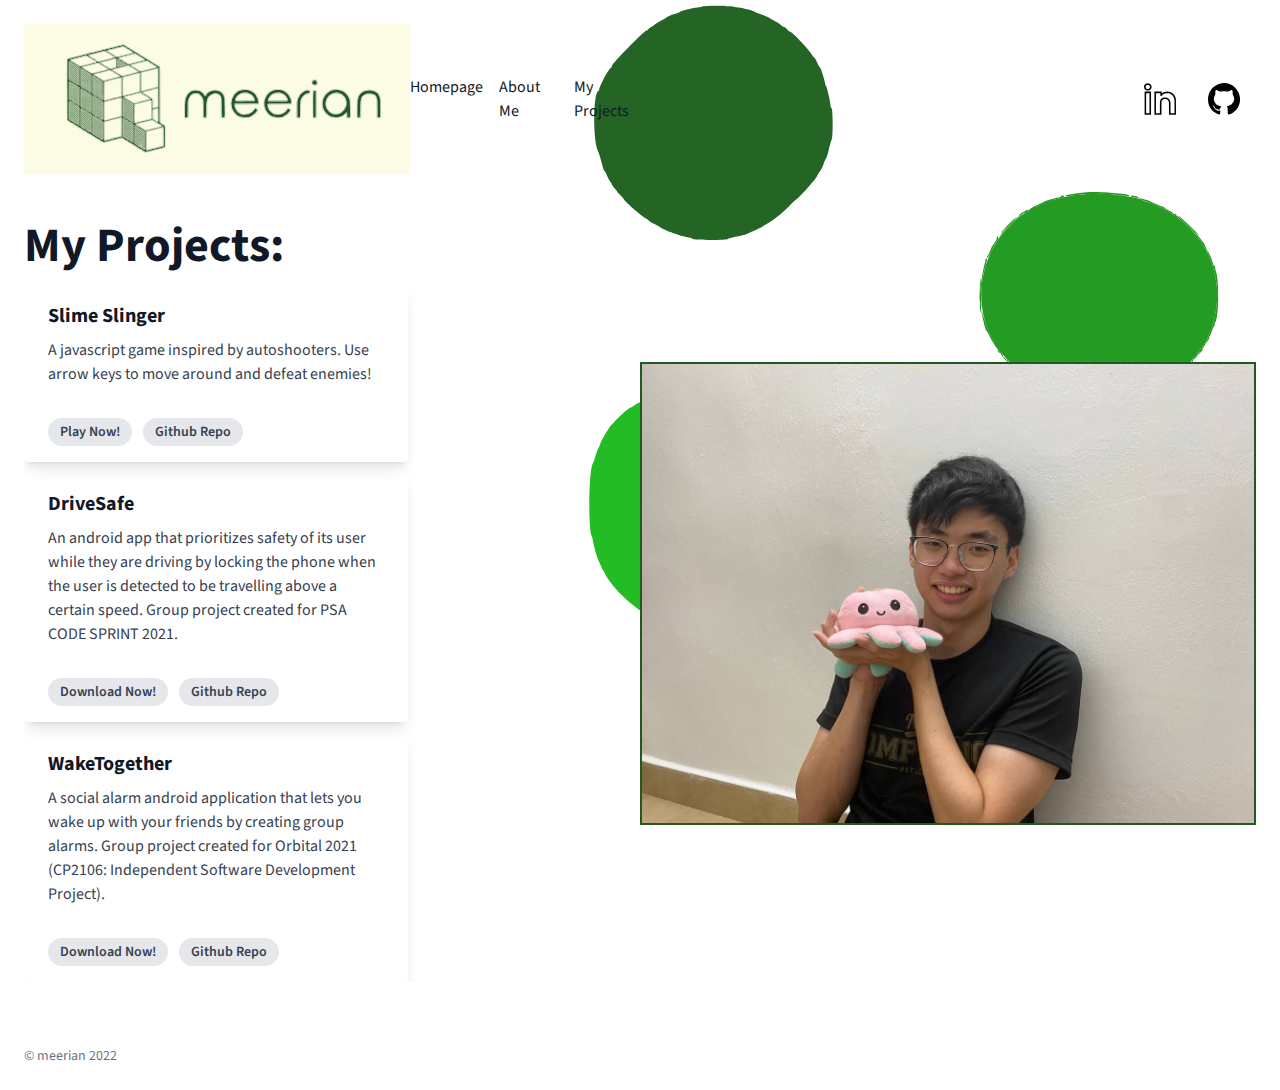
<file: MyProjects.html>
<!DOCTYPE html>
<html lang="en">

<head>
  <meta charset="UTF-8">
  <meta name="viewport" content="width=device-width, initial-scale=1.0">
  <meta http-equiv="X-UA-Compatible" content="ie=edge">
  <title>My Projects</title>
  <meta name="description" content="">
  <meta name="keywords" content="">

  <!-- Font Awesome if you need it
	<link rel="stylesheet" href="https://use.fontawesome.com/releases/v5.3.1/css/all.css">
	-->

  <link rel="stylesheet" href="/styles/tailwind.css" />
  <!--Replace with your tailwind.css once created-->

  <link href="https://fonts.googleapis.com/css?family=Source+Sans+Pro:400,700" rel="stylesheet">

  <!-- Animation CSS-->
  <style>
    /* ----------------------------------------------
		 * Generated by Animista
		 * w: http://animista.net, t: @cssanimista
		 * ---------------------------------------------- */

    .slide-in-bottom {
      -webkit-animation: slide-in-bottom .5s cubic-bezier(.25, .46, .45, .94) both;
      animation: slide-in-bottom .5s cubic-bezier(.25, .46, .45, .94) both
    }

    .slide-in-bottom-h1 {
      -webkit-animation: slide-in-bottom .5s cubic-bezier(.25, .46, .45, .94) .5s both;
      animation: slide-in-bottom .5s cubic-bezier(.25, .46, .45, .94) .5s both
    }

    .slide-in-bottom-subtitle {
      -webkit-animation: slide-in-bottom .5s cubic-bezier(.25, .46, .45, .94) .75s both;
      animation: slide-in-bottom .5s cubic-bezier(.25, .46, .45, .94) .75s both
    }

    .fade-in {
      -webkit-animation: fade-in 1.2s cubic-bezier(.39, .575, .565, 1.000) 1s both;
      animation: fade-in 1.2s cubic-bezier(.39, .575, .565, 1.000) 1s both
    }

    .bounce-top-icons {
      -webkit-animation: bounce-top .9s 1s both;
      animation: bounce-top .9s 1s both
    }

    @-webkit-keyframes slide-in-bottom {
      0% {
        -webkit-transform: translateY(1000px);
        transform: translateY(1000px);
        opacity: 0
      }

      100% {
        -webkit-transform: translateY(0);
        transform: translateY(0);
        opacity: 1
      }
    }

    @keyframes slide-in-bottom {
      0% {
        -webkit-transform: translateY(1000px);
        transform: translateY(1000px);
        opacity: 0
      }

      100% {
        -webkit-transform: translateY(0);
        transform: translateY(0);
        opacity: 1
      }
    }

    @-webkit-keyframes bounce-top {
      0% {
        -webkit-transform: translateY(-45px);
        transform: translateY(-45px);
        -webkit-animation-timing-function: ease-in;
        animation-timing-function: ease-in;
        opacity: 1
      }

      24% {
        opacity: 1
      }

      40% {
        -webkit-transform: translateY(-24px);
        transform: translateY(-24px);
        -webkit-animation-timing-function: ease-in;
        animation-timing-function: ease-in
      }

      65% {
        -webkit-transform: translateY(-12px);
        transform: translateY(-12px);
        -webkit-animation-timing-function: ease-in;
        animation-timing-function: ease-in
      }

      82% {
        -webkit-transform: translateY(-6px);
        transform: translateY(-6px);
        -webkit-animation-timing-function: ease-in;
        animation-timing-function: ease-in
      }

      93% {
        -webkit-transform: translateY(-4px);
        transform: translateY(-4px);
        -webkit-animation-timing-function: ease-in;
        animation-timing-function: ease-in
      }

      25%,
      55%,
      75%,
      87% {
        -webkit-transform: translateY(0);
        transform: translateY(0);
        -webkit-animation-timing-function: ease-out;
        animation-timing-function: ease-out
      }

      100% {
        -webkit-transform: translateY(0);
        transform: translateY(0);
        -webkit-animation-timing-function: ease-out;
        animation-timing-function: ease-out;
        opacity: 1
      }
    }

    @keyframes bounce-top {
      0% {
        -webkit-transform: translateY(-45px);
        transform: translateY(-45px);
        -webkit-animation-timing-function: ease-in;
        animation-timing-function: ease-in;
        opacity: 1
      }

      24% {
        opacity: 1
      }

      40% {
        -webkit-transform: translateY(-24px);
        transform: translateY(-24px);
        -webkit-animation-timing-function: ease-in;
        animation-timing-function: ease-in
      }

      65% {
        -webkit-transform: translateY(-12px);
        transform: translateY(-12px);
        -webkit-animation-timing-function: ease-in;
        animation-timing-function: ease-in
      }

      82% {
        -webkit-transform: translateY(-6px);
        transform: translateY(-6px);
        -webkit-animation-timing-function: ease-in;
        animation-timing-function: ease-in
      }

      93% {
        -webkit-transform: translateY(-4px);
        transform: translateY(-4px);
        -webkit-animation-timing-function: ease-in;
        animation-timing-function: ease-in
      }

      25%,
      55%,
      75%,
      87% {
        -webkit-transform: translateY(0);
        transform: translateY(0);
        -webkit-animation-timing-function: ease-out;
        animation-timing-function: ease-out
      }

      100% {
        -webkit-transform: translateY(0);
        transform: translateY(0);
        -webkit-animation-timing-function: ease-out;
        animation-timing-function: ease-out;
        opacity: 1
      }
    }

    @-webkit-keyframes fade-in {
      0% {
        opacity: 0
      }

      100% {
        opacity: 1
      }
    }

    @keyframes fade-in {
      0% {
        opacity: 0
      }

      100% {
        opacity: 1
      }
    }
  </style>

</head>


<body class="bg-beige leading-normal tracking-normal text-gray-900" style="font-family: 'Source Sans Pro', sans-serif;">



  <div class="h-screen pb-14 bg-right bg-cover" style="background-image:url('./images/background.svg');">
    <!--Nav-->
    <div class="w-full container mx-auto p-6">

      <div class="w-full flex items-center justify-between">
        <a class="flex items-center no-underline hover:no-underline" href="index.html">
          <img src="./images/logo.svg">
        </a>

        <nav class="bg-transparent px-2 sm:px-4 py-2.5 rounded">
          <div class="container flex flex-wrap justify-between items-center mx-auto">
            <div class="hidden w-full md:block md:w-auto" id="mobile-menu">
              <ul class="flex flex-col mt-4 md:flex-row md:space-x-8 md:mt-0 md:text-xl md:font-medium">
                <li>
                  <a href="index.html"
                    class="whitespace-nowrap block py-2 pr-4 pl-3 text-lincolngreen border-b border-gray-100 hover:bg-gray-50 md:hover:bg-transparent md:border-0 hover:text-blackcoffee md:p-0">Homepage</a>
                </li>
                <li>
                  <a href="AboutMe.html"
                    class="whitespace-nowrap block py-2 pr-4 pl-3 text-lincolngreen border-b border-gray-100 hover:bg-gray-50 md:hover:bg-transparent md:border-0 hover:text-blackcoffee md:p-0">About
                    Me</a>
                </li>
                <li>
                  <a href="#"
                    class="whitespace-nowrap block py-2 pr-4 pl-3 text-blackcoffee border-b border-gray-100 hover:bg-gray-50 md:hover:bg-transparent md:border-0 md:p-0">My
                    Projects</a>
                </li>
              </ul>
            </div>
          </div>
        </nav>

        <div class="flex w-1/2 justify-end content-center">
          <a class="inline-block text-lincolngreen no-underline h-10 p-2 md:h-auto md:p-4"
            data-tippy-content="linkedin_page" href="https://www.linkedin.com/in/myron-neo/" target="_blank">
            <img src="./images/linkedin.svg">
          </a>
          <a class="inline-block text-lincolngreen no-underline hover:text-indigo-800 hover:text-underline text-center h-10 p-2 md:h-auto md:p-4 "
            data-tippy-content="#github_page" href="https://github.com/meerian" target="_blank">
            <img src="./images/github.svg">
          </a>
        </div>

      </div>

    </div>

    <!--Main-->
    <div class="container pt-10 md:pt-2 px-6 mx-auto flex flex-wrap flex-col md:flex-row items-center">

      <!--Left Col-->
      <div class="flex flex-col w-full xl:w-2/5 justify-start lg:items-start overflow-y-hidden">
        <h1
          class="my-4 text-3xl md:text-5xl text-lincolngreen font-bold leading-tight text-center md:text-left slide-in-bottom-h1">
          My Projects:</h1>
        <div class="space-y-3">
          <div class="max-w-sm rounded overflow-hidden shadow-lg slide-in-bottom-h1">
            <div class="px-6 py-4">
              <div class="font-bold text-xl mb-2">Slime Slinger</div>
              <p class="text-gray-700 text-base">
                A javascript game inspired by autoshooters. Use arrow keys to move around and defeat enemies!
              </p>
            </div>
            <div class="px-6 pt-4 pb-2">
              <a href="https://meerian.vip/slimeslinger/">
                <span
                  class="inline-block bg-gray-200 rounded-full px-3 py-1 text-sm font-semibold text-gray-700 mr-2 mb-2 hover:bg-gray-700 hover:text-whiteborder hover:text-gray-200">Play
                  Now!</span>
              </a>
              <a href="https://github.com/meerian/shooter" target="_blank">
                <span
                class="inline-block bg-gray-200 rounded-full px-3 py-1 text-sm font-semibold text-gray-700 mr-2 mb-2 hover:bg-gray-700 hover:text-whiteborder hover:text-gray-200">Github
                  Repo</span>
              </a>
            </div>
          </div>

          <div class="max-w-sm rounded overflow-hidden shadow-lg slide-in-bottom-h1">
            <div class="px-6 py-4">
              <div class="font-bold text-xl mb-2">DriveSafe</div>
              <p class="text-gray-700 text-base">
                An android app that prioritizes safety of its user while they are driving by locking the phone when the
                user is detected to be travelling above a certain speed. Group project created for PSA CODE SPRINT 2021.
              </p>
            </div>
            <div class="px-6 pt-4 pb-2">
              <a href="https://github.com/nujiak/mlkk-drivesafe/releases/tag/v1.0.1" target="_blank">
                <span
                class="inline-block bg-gray-200 rounded-full px-3 py-1 text-sm font-semibold text-gray-700 mr-2 mb-2 hover:bg-gray-700 hover:text-whiteborder hover:text-gray-200">Download Now!</span>
              </a>
              <a href="https://github.com/nujiak/mlkk-drivesafe" target="_blank">
                <span
                class="inline-block bg-gray-200 rounded-full px-3 py-1 text-sm font-semibold text-gray-700 mr-2 mb-2 hover:bg-gray-700 hover:text-whiteborder hover:text-gray-200">Github
                  Repo</span>
              </a>
            </div>
          </div>

          <div class="max-w-sm rounded overflow-hidden shadow-lg slide-in-bottom-h1">
            <div class="px-6 py-4">
              <div class="font-bold text-xl mb-2">WakeTogether</div>
              <p class="text-gray-700 text-base">
                A social alarm android application that lets you wake up with your friends by creating group alarms.
                Group project created for Orbital 2021 (CP2106: Independent Software Development Project).
              </p>
            </div>
            <div class="px-6 pt-4 pb-2">
              <a href="https://github.com/nujiak/wake-together/releases/tag/v0.1.2" target="_blank">
                <span
                class="inline-block bg-gray-200 rounded-full px-3 py-1 text-sm font-semibold text-gray-700 mr-2 mb-2 hover:bg-gray-700 hover:text-whiteborder hover:text-gray-200">Download Now!</span>
              </a>
              <a href="https://github.com/nujiak/wake-together" target="_blank">
                <span
                class="inline-block bg-gray-200 rounded-full px-3 py-1 text-sm font-semibold text-gray-700 mr-2 mb-2 hover:bg-gray-700 hover:text-whiteborder hover:text-gray-200">Github
                  Repo</span>
              </a>
            </div>
          </div>
        </div>
      </div>

      <!--Right Col-->
      <div class="w-full xl:w-3/5 py-6 overflow-y-hidden ">
        <img class="border-solid border-2 border-green-50 w-5/6 mx-auto lg:mr-0 slide-in-bottom"
          src="./images/aboutme_picture.jpg">
      </div>

      <!--Footer-->
      <div class="w-full pt-16 pb-6 text-sm text-center md:text-left fade-in">
        <a class="text-gray-500 no-underline hover:no-underline" href="#">&copy; meerian 2022</a>
      </div>

    </div>


  </div>


  <!-- jQuery if you need it
  <script src="https://cdnjs.cloudflare.com/ajax/libs/jquery/3.3.1/jquery.min.js"></script>
  -->

</body>

</html>
</file>
